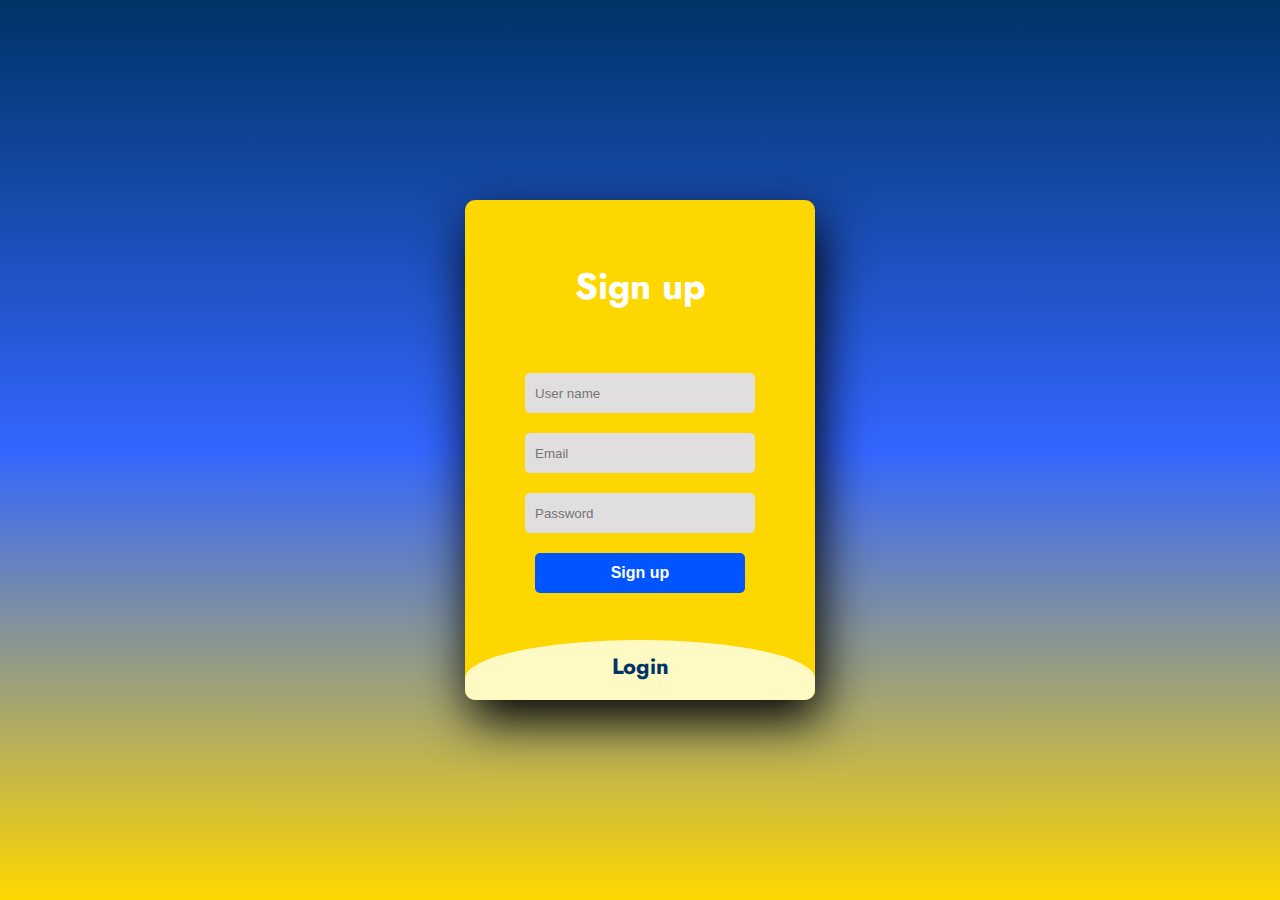
<file: index.html>
<!DOCTYPE html>
<html lang="en">
<head>
	<meta charset="UTF-8">
	<title>Sign Up / Login</title>
	<link rel="stylesheet" href="./Reg_Style.css">
	<link href="https://fonts.googleapis.com/css2?family=Jost:wght@500&display=swap" rel="stylesheet">
</head>
<body>
<div class="main">
	<input type="checkbox" id="chk" aria-hidden="true">

	<!-- Sign Up Form -->
	<div class="signup">
		<form id="signupForm">
			<label for="chk" aria-hidden="true">Sign up</label>
			<input type="text" id="signupName" name="name" placeholder="User name" required="">
			<input type="email" id="signupEmail" name="email" placeholder="Email" required="">
			<input type="password" id="signupPassword" name="password" placeholder="Password" required="">
			<button type="submit">Sign up</button>
		</form>
	</div>

	<!-- Login Form -->
	<div class="login">
		<form id="loginForm">
			<label for="chk" aria-hidden="true">Login</label>
			<input type="email" id="loginEmail" name="email" placeholder="Email" required="">
			<input type="password" id="loginPassword" name="password" placeholder="Password" required="">
			<button type="submit">Login</button>
		</form>
	</div>
</div>
<script src="registration.js"></script>
</body>
</html>
</file>
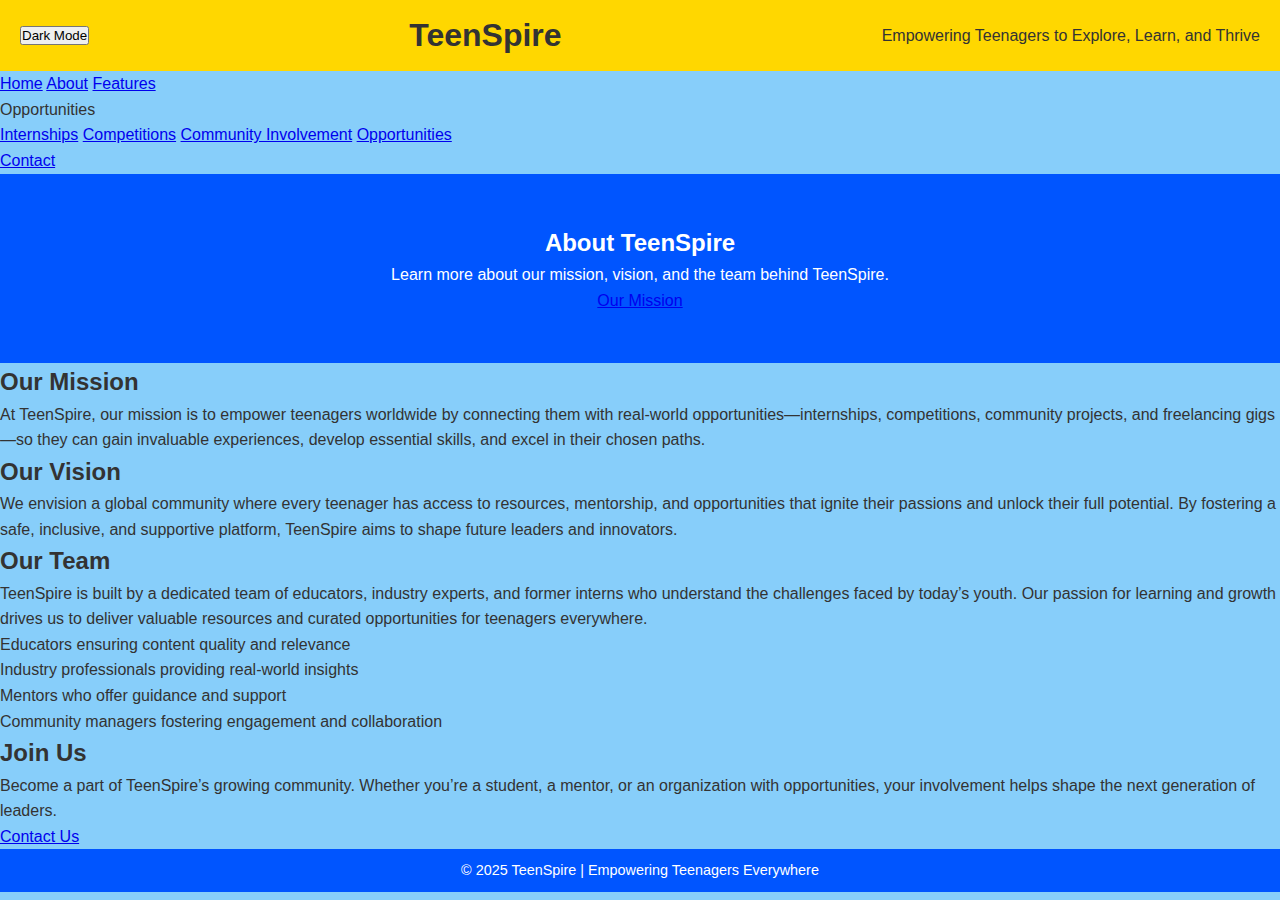
<file: about.html>
<!-- about.html -->
<!DOCTYPE html>
<html lang="en">
<head>
  <meta charset="UTF-8">
  <meta name="description" content="About TeenSpire - Empowering Teenagers to Explore, Learn, and Thrive">
  <meta name="viewport" content="width=device-width, initial-scale=1.0">
  <title>About TeenSpire</title>
  <link rel="stylesheet" href="theme.css">
</head>
<body>
  <header>
    <button class="dark-mode-toggle">Dark Mode</button>
    <h1>TeenSpire</h1>
    <p>Empowering Teenagers to Explore, Learn, and Thrive</p>
  </header>

  <nav>
    <a href="Home.html">Home</a>
    <a href="about.html" class="active-link">About</a>
    <a href="Home.html#features">Features</a>
    <div class="dropdown">
      <span>Opportunities</span>
      <div class="dropdown-content">
        <a href="Home.html#internships">Internships</a>
        <a href="Home.html#competitions">Competitions</a>
        <a href="Home.html#community">Community Involvement</a>
        <a href="Home.html#Opportunities">Opportunities</a>
      </div>
    </div>
    <a href="Home.html#contact">Contact</a>
  </nav>

  <section class="hero">
    <div class="hero-overlay"></div>
    <div class="hero-content">
      <h2>About TeenSpire</h2>
      <p>Learn more about our mission, vision, and the team behind TeenSpire.</p>
      <a href="#our-mission" class="cta-link">Our Mission</a>
    </div>
  </section>

  <div class="container">
    <section class="section" id="our-mission">
      <h2>Our Mission</h2>
      <p>
        At TeenSpire, our mission is to empower teenagers worldwide by connecting them with real-world
        opportunities—internships, competitions, community projects, and freelancing gigs—so they can
        gain invaluable experiences, develop essential skills, and excel in their chosen paths.
      </p>
    </section>

    <section class="section" id="our-vision">
      <h2>Our Vision</h2>
      <p>
        We envision a global community where every teenager has access to resources, mentorship, and
        opportunities that ignite their passions and unlock their full potential. By fostering a safe,
        inclusive, and supportive platform, TeenSpire aims to shape future leaders and innovators.
      </p>
    </section>

    <section class="section" id="our-team">
      <h2>Our Team</h2>
      <p>
        TeenSpire is built by a dedicated team of educators, industry experts, and former interns who
        understand the challenges faced by today’s youth. Our passion for learning and growth drives us
        to deliver valuable resources and curated opportunities for teenagers everywhere.
      </p>
      <ul>
        <li>Educators ensuring content quality and relevance</li>
        <li>Industry professionals providing real-world insights</li>
        <li>Mentors who offer guidance and support</li>
        <li>Community managers fostering engagement and collaboration</li>
      </ul>
    </section>

    <section class="section cta">
      <h2>Join Us</h2>
      <p>
        Become a part of TeenSpire’s growing community. Whether you’re a student, a mentor, or an organization
        with opportunities, your involvement helps shape the next generation of leaders.
      </p>
      <a href="Home.html#contact" class="cta-button">Contact Us</a>
    </section>
  </div>

  <footer>
    <p>&copy; 2025 TeenSpire | Empowering Teenagers Everywhere</p>
  </footer>

  <script src="script.js"></script>
</body>
</html>
</file>
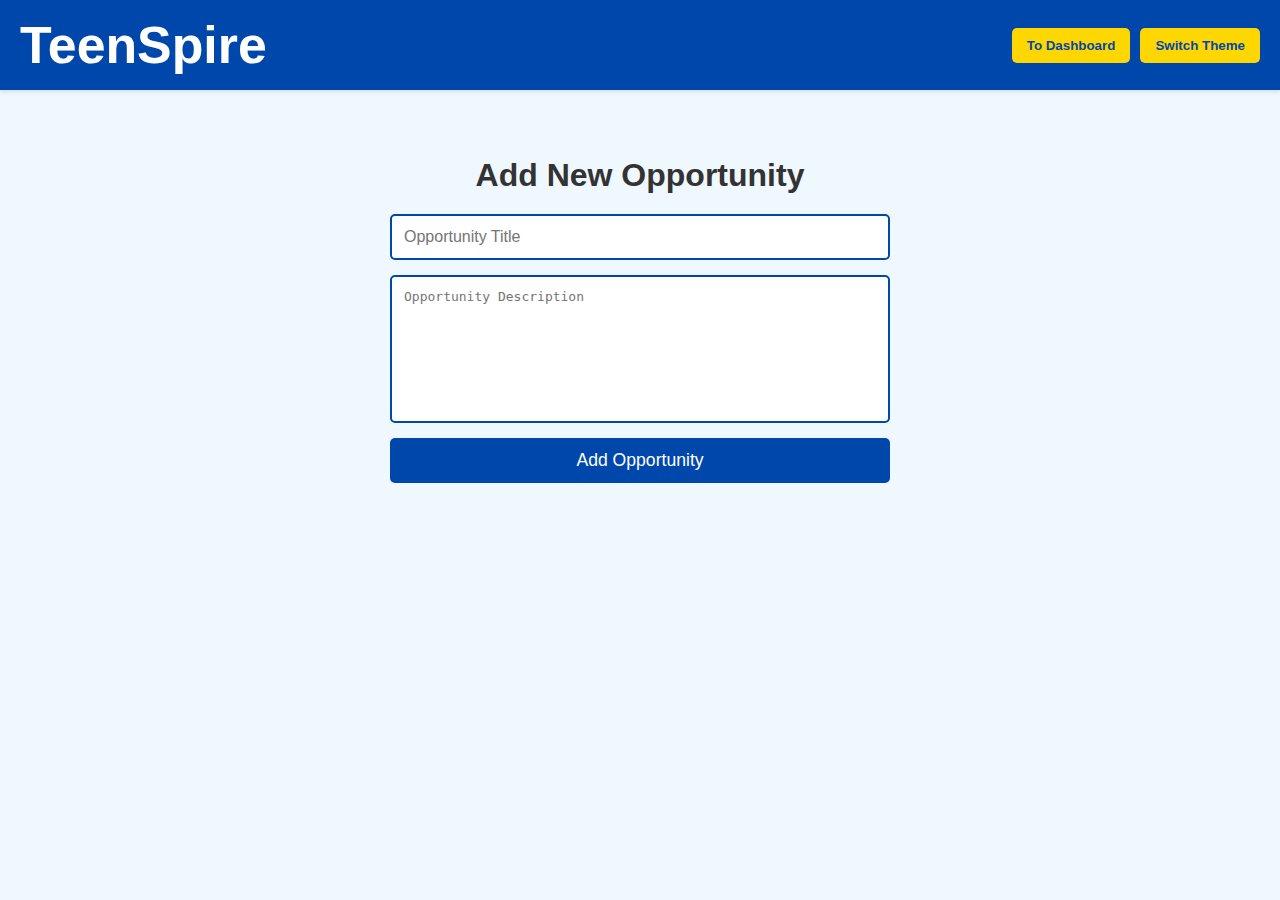
<file: addOpportunity.html>
<!DOCTYPE html>
<html lang="en">
<head>
    <meta charset="UTF-8">
    <title>Add Opportunity</title>
    <link rel="stylesheet" href="addOpportunity.css">
</head>
<body>
<!-- Header with Light/Dark Mode Toggle -->
<header class="header">
    <h1><a href="Home.html" class="logo">TeenSpire</a></h1> <!-- Clickable TeenSpire Logo -->
    <div class="header-buttons">
        <button id="dashboardButton" class="dashboard-btn">To Dashboard</button> <!-- Dashboard Button -->
        <button id="themeToggle" class="theme-toggle">Switch Theme</button>
    </div>
</header>

<main class="main-content">
    <h2>Add New Opportunity</h2>
    <form id="addOpportunityForm" class="form-container">
        <input type="text" id="opportunityTitle" placeholder="Opportunity Title" required>
        <textarea id="opportunityDescription" placeholder="Opportunity Description" required></textarea>
        <button type="submit" class="submit-btn">Add Opportunity</button>
    </form>
</main>

<script src="addOpportunity.js"></script>
<script>
    // Light/Dark Mode Toggle
    const themeToggle = document.getElementById("themeToggle");
    themeToggle.addEventListener("click", () => {
        document.body.classList.toggle("dark-mode");
    });

    // Navigate to Dashboard
    const dashboardButton = document.getElementById("dashboardButton");
    dashboardButton.addEventListener("click", () => {
        window.location.href = "admin_dashboard.html";
    });
</script>
</body>
</html>
</file>
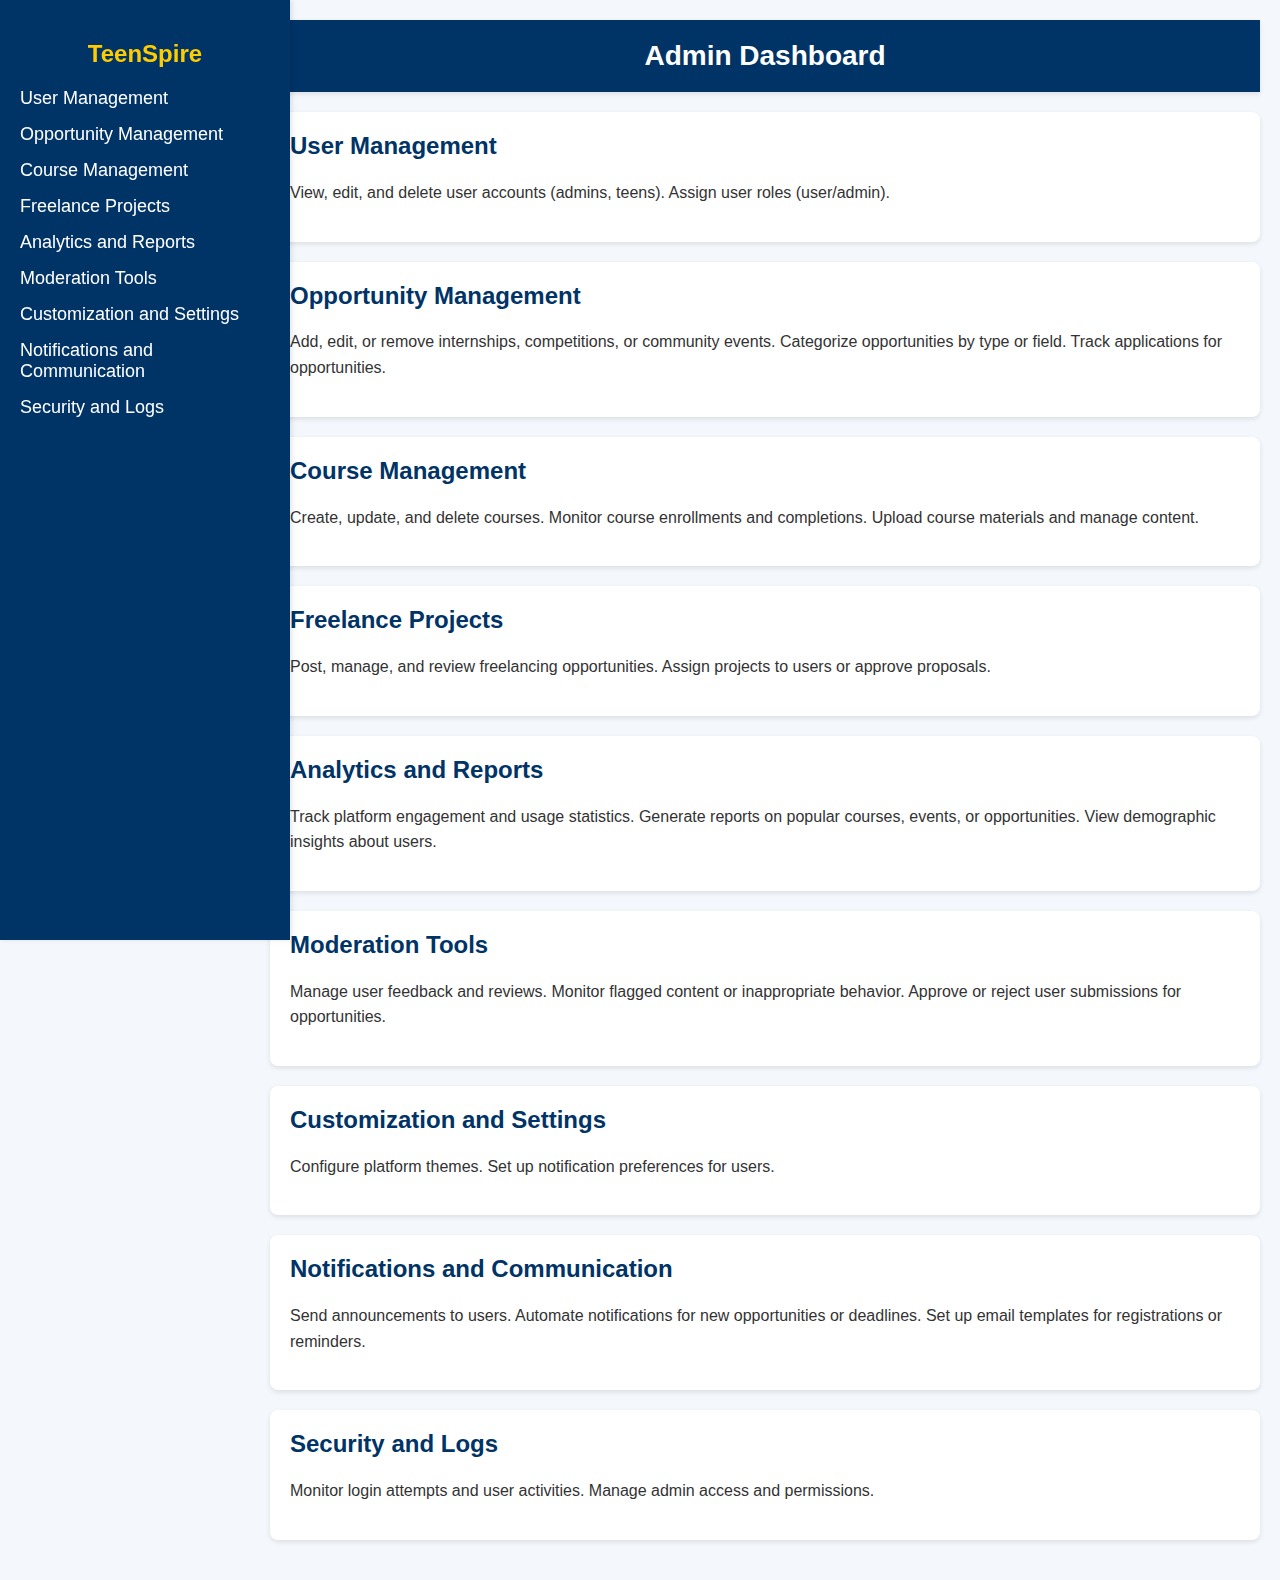
<file: admin_dashboard.html>
<!DOCTYPE html>
<html lang="en">
<head>
    <meta charset="UTF-8">
    <meta name="viewport" content="width=device-width, initial-scale=1.0">
    <title>TeenSpire Admin Dashboard</title>
    <link rel="stylesheet" href="admin_dashboard.css">
</head>
<body>
<div class="sidebar">
    <h2>TeenSpire</h2>
    <ul>
        <li><a href="#user-management">User Management</a></li>
        <li><a href="#opportunity-management">Opportunity Management</a></li>
        <li><a href="#course-management">Course Management</a></li>
        <li><a href="#freelance-projects">Freelance Projects</a></li>
        <li><a href="#analytics">Analytics and Reports</a></li>
        <li><a href="#moderation">Moderation Tools</a></li>
        <li><a href="#customization">Customization and Settings</a></li>
        <li><a href="#notifications">Notifications and Communication</a></li>
        <li><a href="#security">Security and Logs</a></li>
    </ul>
</div>

<div class="main-content">
    <header>
        <h1>Admin Dashboard</h1>
    </header>

    <section id="user-management">
        <h2>User Management</h2>
        <p>View, edit, and delete user accounts (admins, teens). Assign user roles (user/admin).</p>
    </section>

    <section id="opportunity-management">
        <h2><a href="addOpportunity.html" style="text-decoration: none; color: inherit;">Opportunity Management</a></h2>
        <p>Add, edit, or remove internships, competitions, or community events. Categorize opportunities by type or field. Track applications for opportunities.</p>
    </section>


    <section id="course-management">
        <h2>Course Management</h2>
        <p>Create, update, and delete courses. Monitor course enrollments and completions. Upload course materials and manage content.</p>
    </section>

    <section id="freelance-projects">
        <h2>Freelance Projects</h2>
        <p>Post, manage, and review freelancing opportunities. Assign projects to users or approve proposals.</p>
    </section>

    <section id="analytics">
        <h2>Analytics and Reports</h2>
        <p>Track platform engagement and usage statistics. Generate reports on popular courses, events, or opportunities. View demographic insights about users.</p>
    </section>

    <section id="moderation">
        <h2>Moderation Tools</h2>
        <p>Manage user feedback and reviews. Monitor flagged content or inappropriate behavior. Approve or reject user submissions for opportunities.</p>
    </section>

    <section id="customization">
        <h2>Customization and Settings</h2>
        <p>Configure platform themes. Set up notification preferences for users.</p>
    </section>

    <section id="notifications">
        <h2>Notifications and Communication</h2>
        <p>Send announcements to users. Automate notifications for new opportunities or deadlines. Set up email templates for registrations or reminders.</p>
    </section>

    <section id="security">
        <h2>Security and Logs</h2>
        <p>Monitor login attempts and user activities. Manage admin access and permissions.</p>
    </section>
</div>
</body>
</html>
</file>
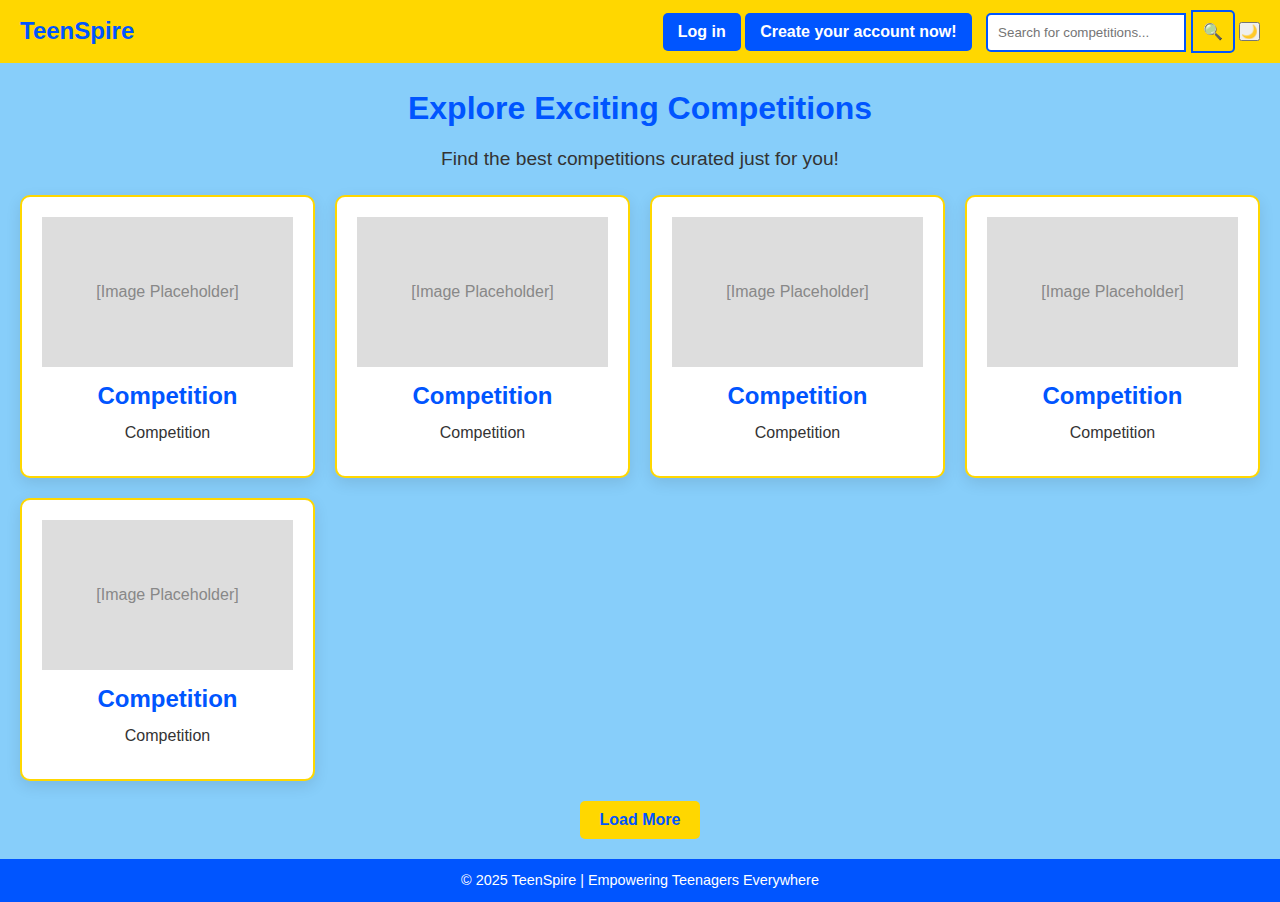
<file: competitions.html>
<!DOCTYPE html>
<html lang="en">
<head>
  <meta charset="UTF-8">
  <meta name="viewport" content="width=device-width, initial-scale=1.0">
  <title>Competitions - TeenSpire</title>
  <link rel="stylesheet" href="theme.css">
  <style>
    body.dark-mode {
      background-color: #121212;
      color: #ffffff;
    }

    .dark-mode header {
      background-color: #1f1f1f;
    }

    .dark-mode footer {
      background-color: #1f1f1f;
    }

    .dark-mode button {
      background-color: #333333;
      color: #ffffff;
    }

    .dark-mode button:hover {
      background-color: #555555;
    }

    .dark-mode .competition-block {
      background-color: #1f1f1f;
      border-color: #333333;
    }

    .dark-mode .competition-details h3 {
      color: #ffffff;
    }

    .dark-mode .competition-details p {
      color: #cccccc;
    }
  </style>
</head>
<body>
  <!-- Header Section -->
  <header>
    <a href="Home.html" class="logo">TeenSpire</a>
    <div class="nav-container">
      <div class="nav-buttons">
        <button onclick="window.location.href='index.html'">Log in</button>
        <button onclick="window.location.href='index.html'">Create your account now!</button>
      </div>
      <div class="search-bar">
        <input type="text" id="searchInput" placeholder="Search for competitions...">
        <button onclick="searchCompetitions()">🔍</button>
      </div>
      <button onclick="toggleDarkMode()" id="darkModeToggle">🌙</button>
    </div>
  </header>

  <!-- Competitions Section -->
  <main>
    <section class="competitions">
      <h1>Explore Exciting Competitions</h1>
      <p>Find the best competitions curated just for you!</p>

      <div class="competition-grid">
        <!-- Competition Blocks -->
        <div class="competition-block">
          <div class="competition-image">[Image Placeholder]</div>
          <div class="competition-details">
            <h3>Competition</h3>
            <p>Competition</p>
          </div>
        </div>

        <div class="competition-block">
          <div class="competition-image">[Image Placeholder]</div>
          <div class="competition-details">
            <h3>Competition</h3>
            <p>Competition</p>
          </div>
        </div>

        <div class="competition-block">
          <div class="competition-image">[Image Placeholder]</div>
          <div class="competition-details">
            <h3>Competition</h3>
            <p>Competition</p>
          </div>
        </div>

        <div class="competition-block">
          <div class="competition-image">[Image Placeholder]</div>
          <div class="competition-details">
            <h3>Competition</h3>
            <p>Competition</p>
          </div>
        </div>

        <div class="competition-block">
          <div class="competition-image">[Image Placeholder]</div>
          <div class="competition-details">
            <h3>Competition</h3>
            <p>Competition</p>
          </div>
        </div>
      </div>

      <!-- Load More Button -->
      <div class="load-more">
        <button onclick="loadMoreCompetitions()">Load More</button>
      </div>
    </section>
  </main>

  <!-- Footer Section -->
  <footer>
    <p>&copy; 2025 TeenSpire | Empowering Teenagers Everywhere</p>
  </footer>

  <script>
    function toggleDarkMode() {
      const body = document.body;
      body.classList.toggle('dark-mode');

      // Change button text/icon based on mode
      const darkModeToggle = document.getElementById('darkModeToggle');
      if (body.classList.contains('dark-mode')) {
        darkModeToggle.textContent = '☀️';
      } else {
        darkModeToggle.textContent = '🌙';
      }
    }

    function searchCompetitions() {
      const input = document.getElementById('searchInput').value;
      alert('Search functionality is under construction. You searched for: ' + input);
    }

    function loadMoreCompetitions() {
      alert('Loading more competitions...');
    }
  </script>
</body>
</html>
</file>
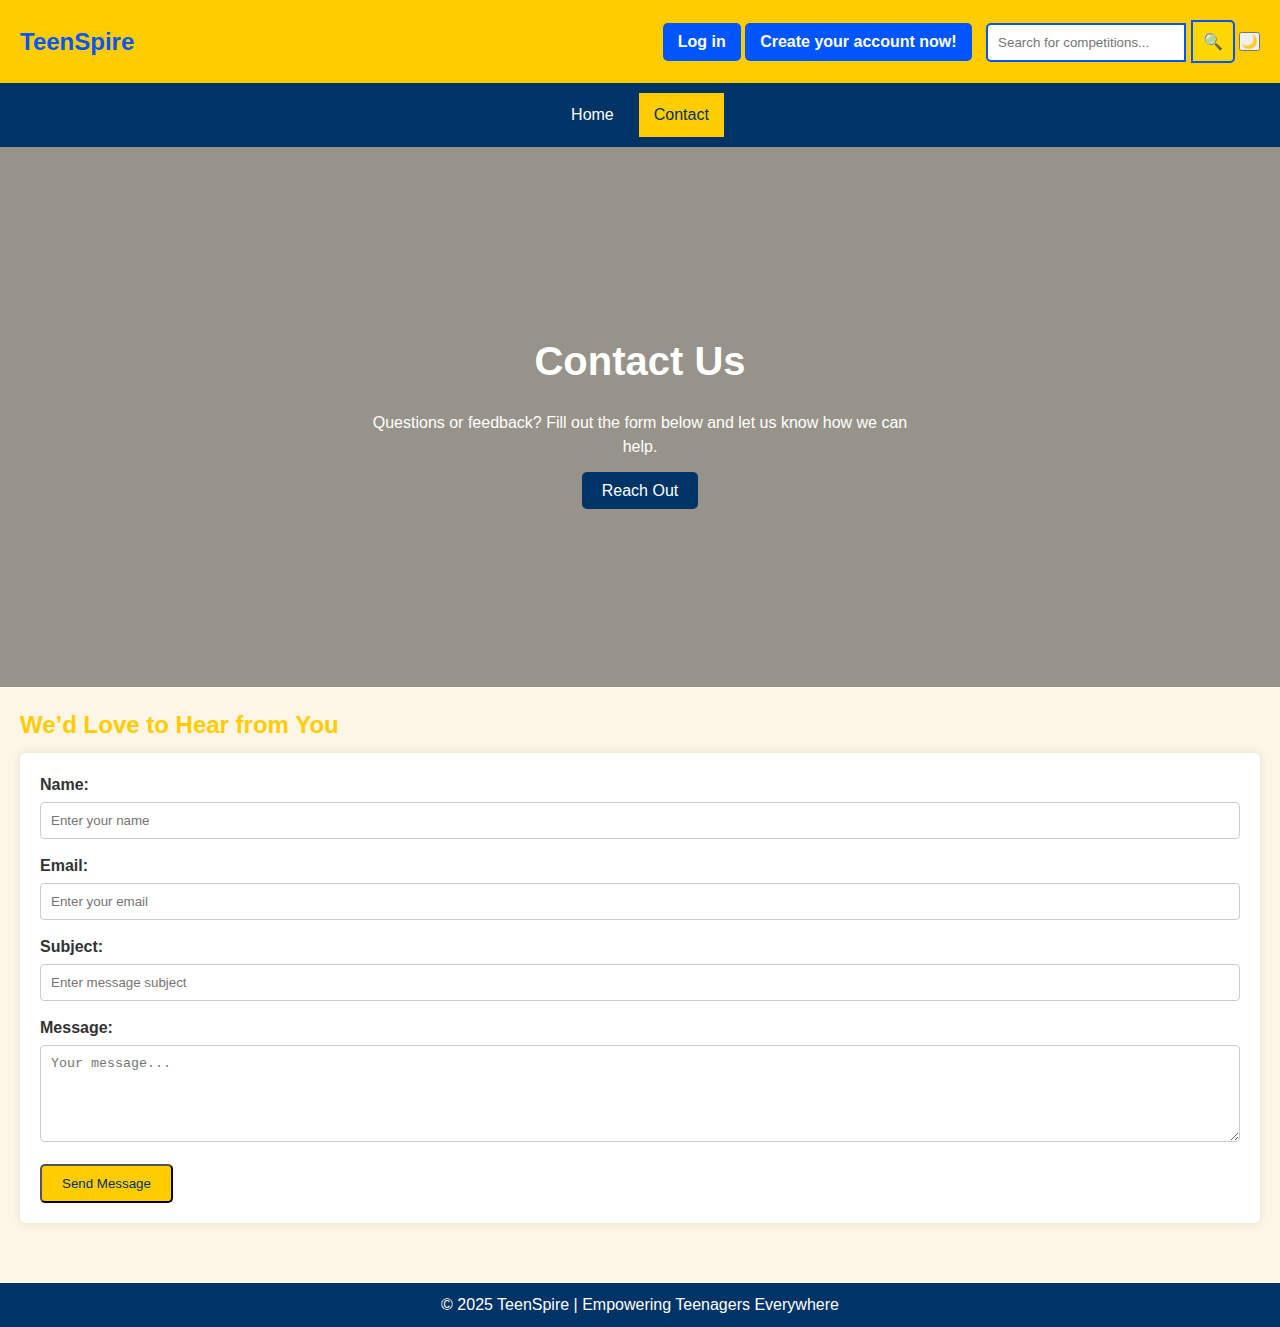
<file: contact.html>
<!DOCTYPE html>
<html lang="en">
<head>
  <meta charset="UTF-8">
  <meta name="description" content="Contact TeenSpire - Let us know how we can help.">
  <meta name="viewport" content="width=device-width, initial-scale=1.0">
  <title>Contact Us | TeenSpire</title>
  <link rel="stylesheet" href="ThemeForContact.css">
  <style>
    body.dark-mode {
      background-color: #121212;
      color: #ffffff;
    }

    .dark-mode header, .dark-mode footer {
      background-color: #1f1f1f;
    }

    .dark-mode button {
      background-color: #333333;
      color: #ffffff;
    }

    .dark-mode button:hover {
      background-color: #555555;
    }

    .dark-mode input, .dark-mode textarea {
      background-color: #333333;
      color: #ffffff;
      border: 1px solid #555555;
    }

    .dark-mode label {
      color: #cccccc;
    }

    .dark-mode .hero {
      background: rgba(0, 0, 0, 0.8);
    }
  </style>
</head>
<body>
  <header>
    <a href="Home.html" class="logo">TeenSpire</a>
    <div class="nav-container">
      <div class="nav-buttons">
        <button onclick="window.location.href='index.html'">Log in</button>
        <button onclick="window.location.href='index.html'">Create your account now!</button>
      </div>
      <div class="search-bar">
        <input type="text" id="searchInput" placeholder="Search for competitions...">
        <button onclick="searchCompetitions()">🔍</button>
      </div>
      <button onclick="toggleDarkMode()" id="darkModeToggle">🌙</button>
    </div>
  </header>

  <nav>
    <a href="Home.html">Home</a>
    <a href="contact.html" class="active-link">Contact</a>
  </nav>

  <section class="hero">
    <div class="hero-overlay"></div>
    <div class="hero-content">
      <h2>Contact Us</h2>
      <p>Questions or feedback? Fill out the form below and let us know how we can help.</p>
      <a href="#contact-section" class="cta-link">Reach Out</a>
    </div>
  </section>

  <div class="container" id="contact-section">
    <section class="section contact-section">
      <h2>We’d Love to Hear from You</h2>
      <form 
        class="contact-form" 
        action="https://formspree.io/f/myzzbako" 
        method="POST"
      >
        <div class="form-group">
          <label for="user-name">Name:</label>
          <input 
            type="text" 
            id="user-name" 
            name="name" 
            placeholder="Enter your name" 
            required 
          />
        </div>
        <div class="form-group">
          <label for="user-email">Email:</label>
          <input 
            type="email" 
            id="user-email" 
            name="email" 
            placeholder="Enter your email" 
            required 
          />
        </div>
        <div class="form-group">
          <label for="user-subject">Subject:</label>
          <input 
            type="text" 
            id="user-subject" 
            name="subject" 
            placeholder="Enter message subject" 
            required 
          />
        </div>
        <div class="form-group">
          <label for="user-message">Message:</label>
          <textarea 
            id="user-message" 
            name="message" 
            rows="5" 
            placeholder="Your message..." 
            required
          ></textarea>
        </div>
        <button type="submit" class="cta-button">Send Message</button>
      </form>
    </section>
  </div>

  <footer>
    <p>&copy; 2025 TeenSpire | Empowering Teenagers Everywhere</p>
  </footer>

  <script>
    function toggleDarkMode() {
      const body = document.body;
      body.classList.toggle('dark-mode');

      // Toggle button text/icon
      const darkModeToggle = document.getElementById('darkModeToggle');
      if (body.classList.contains('dark-mode')) {
        darkModeToggle.textContent = '☀️';
      } else {
        darkModeToggle.textContent = '🌙';
      }
    }

    function searchCompetitions() {
      const input = document.getElementById('searchInput').value;
      alert('Search functionality is under construction. You searched for: ' + input);
    }
  </script>
</body>
</html>
</file>
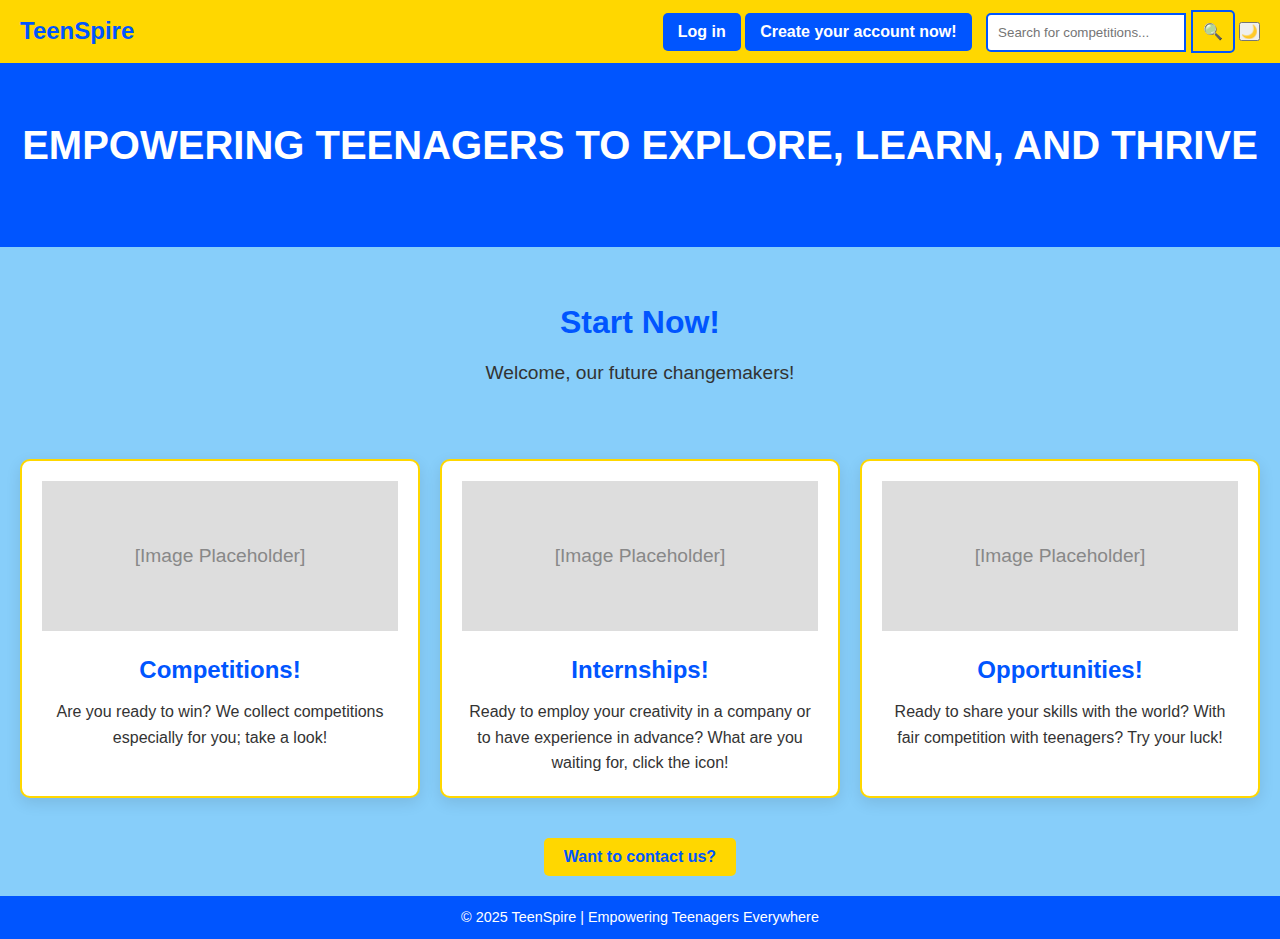
<file: Home.html>
<!DOCTYPE html>
<html lang="en">
<head>
  <meta charset="UTF-8">
  <meta name="viewport" content="width=device-width, initial-scale=1.0">
  <meta name="description" content="Empowering Teenagers to Explore, Learn, and Thrive">
  <title>TeenSpire</title>
  <link rel="stylesheet" href="theme.css">
  <style>
    body.dark-mode {
      background-color: #121212;
      color: #ffffff;
    }

    .dark-mode header {
      background-color: #1f1f1f;
    }

    .dark-mode footer {
      background-color: #1f1f1f;
    }

    .dark-mode button {
      background-color: #333333;
      color: #ffffff;
    }

    .dark-mode button:hover {
      background-color: #555555;
    }
  </style>
</head>
<body>
  <!-- Header Section -->
  <header>
    <a href="Home.html" class="logo">TeenSpire</a>
    <div class="nav-container">
      <div class="nav-buttons">
        <button onclick="window.location.href='index.html'">Log in</button>
        <button onclick="window.location.href='index.html'">Create your account now!</button>
      </div>
      <div class="search-bar">
        <input type="text" id="searchInput" placeholder="Search for competitions...">
        <button onclick="searchCompetitions()">🔍</button>
      </div>
      <button onclick="toggleDarkMode()" id="darkModeToggle">🌙</button>
    </div>
  </header>


  <!-- Hero Section -->
  <section class="hero">
    <h1>EMPOWERING TEENAGERS TO EXPLORE, LEARN, AND THRIVE</h1>
  </section>

  <!-- Main Content -->
  <main>
    <section class="intro">
      <h2>Start Now!</h2>
      <p>Welcome, our future changemakers!</p>
    </section>

    <section class="categories">
      <div class="category" onclick="window.location.href='competitions.html'">
        <div class="icon-placeholder">[Image Placeholder]</div>
        <h3>Competitions!</h3>
        <p>Are you ready to win? We collect competitions especially for you; take a look!</p>
      </div>
      <div class="category" onclick="window.location.href='internships.html'">
        <div class="icon-placeholder">[Image Placeholder]</div>
        <h3>Internships!</h3>
        <p>Ready to employ your creativity in a company or to have experience in advance? What are you waiting for, click the icon!</p>
      </div>
      <div class="category" onclick="window.location.href='Opportunities.html'">
        <div class="icon-placeholder">[Image Placeholder]</div>
        <h3>Opportunities!</h3>
        <p>Ready to share your skills with the world? With fair competition with teenagers? Try your luck!</p>
      </div>
    </section>

    <section class="contact">
      <button onclick="window.location.href='contact.html'">Want to contact us?</button>
    </section>
  </main>

  <!-- Footer Section -->
  <footer>
    <p>&copy; 2025 TeenSpire | Empowering Teenagers Everywhere</p>
  </footer>

  <script>
    function toggleDarkMode() {
      const body = document.body;
      body.classList.toggle('dark-mode');

      // Change button text/icon based on mode
      const darkModeToggle = document.getElementById('darkModeToggle');
      if (body.classList.contains('dark-mode')) {
        darkModeToggle.textContent = '☀️';
      } else {
        darkModeToggle.textContent = '🌙';
      }
    }
  </script>
</body>
</html>
</file>
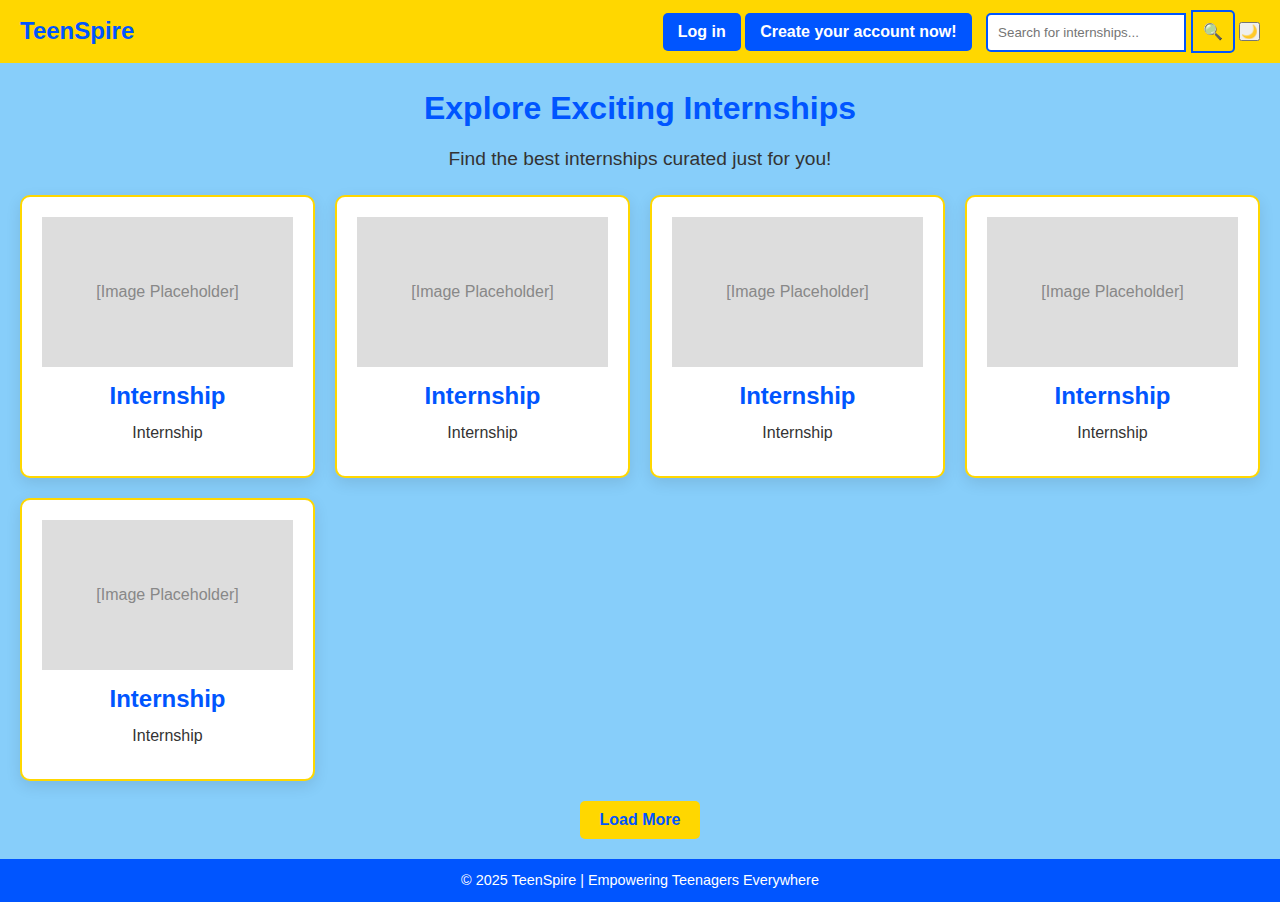
<file: Internships.html>
<!DOCTYPE html>
<html lang="en">
<head>
  <meta charset="UTF-8">
  <meta name="viewport" content="width=device-width, initial-scale=1.0">
  <title>Internships - TeenSpire</title>
  <link rel="stylesheet" href="theme.css">
  <style>
    body.dark-mode {
      background-color: #121212;
      color: #ffffff;
    }

    .dark-mode header {
      background-color: #1f1f1f;
    }

    .dark-mode footer {
      background-color: #1f1f1f;
    }

    .dark-mode button {
      background-color: #333333;
      color: #ffffff;
    }

    .dark-mode button:hover {
      background-color: #555555;
    }

    .dark-mode .internship-block {
      background-color: #1f1f1f;
      border-color: #333333;
    }

    .dark-mode .internship-details h3 {
      color: #ffffff;
    }

    .dark-mode .internship-details p {
      color: #cccccc;
    }
  </style>
</head>
<body>
  <!-- Header Section -->
  <header>
    <a href="Home.html" class="logo">TeenSpire</a>
    <div class="nav-container">
      <div class="nav-buttons">
        <button onclick="window.location.href='index.html'">Log in</button>
        <button onclick="window.location.href='index.html'">Create your account now!</button>
      </div>
      <div class="search-bar">
        <input type="text" id="searchInput" placeholder="Search for internships...">
        <button onclick="searchInternships()">🔍</button>
      </div>
      <button onclick="toggleDarkMode()" id="darkModeToggle">🌙</button>
    </div>
  </header>

  <!-- Internships Section -->
  <main>
    <section class="internships">
      <h1>Explore Exciting Internships</h1>
      <p>Find the best internships curated just for you!</p>

      <div class="internship-grid">
        <!-- Internship Blocks -->
        <div class="internship-block">
          <div class="internship-image">[Image Placeholder]</div>
          <div class="internship-details">
            <h3>Internship</h3>
            <p>Internship</p>
          </div>
        </div>

        <div class="internship-block">
          <div class="internship-image">[Image Placeholder]</div>
          <div class="internship-details">
            <h3>Internship</h3>
            <p>Internship</p>
          </div>
        </div>

        <div class="internship-block">
          <div class="internship-image">[Image Placeholder]</div>
          <div class="internship-details">
            <h3>Internship</h3>
            <p>Internship</p>
          </div>
        </div>

        <div class="internship-block">
          <div class="internship-image">[Image Placeholder]</div>
          <div class="internship-details">
            <h3>Internship</h3>
            <p>Internship</p>
          </div>
        </div>

        <div class="internship-block">
          <div class="internship-image">[Image Placeholder]</div>
          <div class="internship-details">
            <h3>Internship</h3>
            <p>Internship</p>
          </div>
        </div>
      </div>

      <!-- Load More Button -->
      <div class="load-more">
        <button onclick="loadMoreInternships()">Load More</button>
      </div>
    </section>
  </main>

  <!-- Footer Section -->
  <footer>
    <p>&copy; 2025 TeenSpire | Empowering Teenagers Everywhere</p>
  </footer>

  <script>
    function toggleDarkMode() {
      const body = document.body;
      body.classList.toggle('dark-mode');

      // Change button text/icon based on mode
      const darkModeToggle = document.getElementById('darkModeToggle');
      if (body.classList.contains('dark-mode')) {
        darkModeToggle.textContent = '☀️';
      } else {
        darkModeToggle.textContent = '🌙';
      }
    }

    function searchInternships() {
      const input = document.getElementById('searchInput').value;
      alert('Search functionality is under construction. You searched for: ' + input);
    }

    function loadMoreInternships() {
      alert('Loading more internships...');
    }
  </script>
</body>
</html>
</file>
<file: Reg_Style.css>
body {
	margin: 0;
	padding: 0;
	display: flex;
	justify-content: center;
	align-items: center;
	min-height: 100vh;
	font-family: 'Jost', sans-serif;
	/* Updated gradient to a blue-to-yellow theme */
	background: linear-gradient(to bottom, #003366, #3366ff, #ffd700);
  }
  
  .main {
	width: 350px;
	height: 500px;
	/* Use a yellow fallback color plus the existing image */
	background: #ffd700 
	  no-repeat center/cover;
	overflow: hidden;
	border-radius: 10px;
	box-shadow: 5px 20px 50px #000;
  }
  
  #chk {
	display: none;
  }
  
  .signup {
	position: relative;
	width: 100%;
	height: 100%;
  }
  
  label {
	color: #fff;
	font-size: 2.3em;
	justify-content: center;
	display: flex;
	margin: 60px;
	font-weight: bold;
	cursor: pointer;
	transition: 0.5s ease-in-out;
  }
  
  input {
	width: 60%;
	height: 20px;
	background: #e0dede;
	justify-content: center;
	display: flex;
	margin: 20px auto;
	padding: 10px;
	border: none;
	outline: none;
	border-radius: 5px;
  }
  
  button {
	width: 60%;
	height: 40px;
	margin: 10px auto;
	justify-content: center;
	display: block;
	color: #fff;
	/* Changed button to a blue shade */
	background: #0055ff;
	font-size: 1em;
	font-weight: bold;
	margin-top: 20px;
	outline: none;
	border: none;
	border-radius: 5px;
	transition: 0.2s ease-in;
	cursor: pointer;
  }
  
  button:hover {
	/* Slightly lighter blue on hover */
	background: #007bff;
  }
  
  .login {
	/* Changed background to a soft yellow instead of gray */
	height: 460px;
	background: #fff9c4;
	border-radius: 60% / 10%;
	transform: translateY(-180px);
	transition: 0.8s ease-in-out;
  }
  
  .login label {
	/* Updated label color to a deeper blue */
	color: #003366;
	transform: scale(0.6);
  }
  
  #chk:checked ~ .login {
	transform: translateY(-500px);
  }
  
  #chk:checked ~ .login label {
	transform: scale(1);	
  }
  
  #chk:checked ~ .signup label {
	transform: scale(0.6);
  }
</file>
<file: addOpportunity.css>
/* General Styles */
body {
    font-family: 'Arial', sans-serif;
    margin: 0;
    padding: 0;
    background-color: #f0f8ff;
    color: #333;
    transition: background-color 0.3s, color 0.3s;
}

/* Header Styling */
.header {
    background-color: #0047ab;  /* Deep Blue */
    color: #fff;
    display: flex;
    justify-content: space-between;
    align-items: center;
    padding: 15px 20px;
    box-shadow: 0 2px 4px rgba(0, 0, 0, 0.1);
}

.header h1 {
    margin: 0;
    font-size: 1.8em;
}

.theme-toggle {
    background-color: #ffd700;  /* Yellow */
    color: #0047ab;
    border: none;
    padding: 10px 15px;
    border-radius: 5px;
    cursor: pointer;
    font-weight: bold;
    transition: background-color 0.3s, color 0.3s;
}

.theme-toggle:hover {
    background-color: #ffcc00;
}

/* Main Content Styling */
.main-content {
    padding: 40px 20px;
    text-align: center;
}

h2 {
    font-size: 2em;
    margin-bottom: 20px;
}

/* Form Styling */
.form-container {
    max-width: 500px;
    margin: 0 auto;
    display: flex;
    flex-direction: column;
    gap: 15px;
}

input, textarea {
    padding: 12px;
    font-size: 1em;
    border: 2px solid #0047ab;
    border-radius: 5px;
    outline: none;
    transition: border-color 0.3s;
}

input:focus, textarea:focus {
    border-color: #ffd700;
}

textarea {
    height: 120px;
    resize: none;
}

.submit-btn {
    background-color: #0047ab;
    color: #fff;
    border: none;
    padding: 12px;
    font-size: 1.1em;
    border-radius: 5px;
    cursor: pointer;
    transition: background-color 0.3s;
}

.submit-btn:hover {
    background-color: #003a8c;
}

/* Dark Mode Styling */
body.dark-mode {
    background-color: #1e1e1e;
    color: #ddd;
}

body.dark-mode .header {
    background-color: #333;
}

body.dark-mode .theme-toggle {
    background-color: #444;
    color: #ffd700;
}

body.dark-mode .theme-toggle:hover {
    background-color: #555;
}

body.dark-mode input,
body.dark-mode textarea {
    background-color: #333;
    color: #fff;
    border: 2px solid #ffd700;
}

body.dark-mode input:focus,
body.dark-mode textarea:focus {
    border-color: #ffcc00;
}

body.dark-mode .submit-btn {
    background-color: #ffd700;
    color: #1e1e1e;
}

body.dark-mode .submit-btn:hover {
    background-color: #ffcc00;
}
/* Logo Styling */
.logo {
    color: #fff;
    text-decoration: none;
    font-size: 1.8em;
    transition: color 0.3s;
}

.logo:hover {
    color: #ffd700;  /* Yellow on hover */
}

/* Header Buttons Layout */
.header-buttons {
    display: flex;
    gap: 10px;
}

/* Dashboard Button Styling */
.dashboard-btn {
    background-color: #ffd700;
    color: #0047ab;
    border: none;
    padding: 10px 15px;
    border-radius: 5px;
    cursor: pointer;
    font-weight: bold;
    transition: background-color 0.3s, color 0.3s;
}

.dashboard-btn:hover {
    background-color: #ffcc00;
}

/* Dark Mode Adjustments */
body.dark-mode .logo {
    color: #ffd700;
}

body.dark-mode .dashboard-btn {
    background-color: #444;
    color: #ffd700;
}

body.dark-mode .dashboard-btn:hover {
    background-color: #555;
}
</file>
<file: admin_dashboard.css>
body {
    font-family: Arial, sans-serif;
    margin: 0;
    padding: 0;
    background-color: #f4f7fc;
}

.sidebar {
    width: 250px;
    height: 100vh;
    background-color: #003366;
    color: #ffffff;
    position: fixed;
    padding: 20px;
    box-shadow: 2px 0 5px rgba(0, 0, 0, 0.1);
}

.sidebar h2 {
    font-size: 24px;
    text-align: center;
    margin-bottom: 20px;
    color: #ffcc00;
}

.sidebar ul {
    list-style-type: none;
    padding: 0;
}

.sidebar ul li {
    margin: 15px 0;
}

.sidebar ul li a {
    text-decoration: none;
    color: #ffffff;
    font-size: 18px;
}

.sidebar ul li a:hover {
    color: #ffcc00;
}

.main-content {
    margin-left: 250px;
    padding: 20px;
}

header {
    background-color: #003366;
    color: #ffffff;
    padding: 20px;
    text-align: center;
    box-shadow: 0 2px 5px rgba(0, 0, 0, 0.1);
}

header h1 {
    margin: 0;
    font-size: 28px;
}

section {
    background-color: #ffffff;
    margin: 20px 0;
    padding: 20px;
    border-radius: 8px;
    box-shadow: 0 2px 5px rgba(0, 0, 0, 0.1);
}

section h2 {
    margin-top: 0;
    color: #003366;
}

section p {
    color: #333333;
    line-height: 1.6;
}
</file>
<file: ThemeForContact.css>
/* Header */
header {
  background-color: #FFD700; /* Gold background */
  padding: 10px 20px;
  display: flex;
  justify-content: space-between;
  align-items: center;
}

header .logo {
  font-size: 1.5em;
  font-weight: bold;
  color: #0055FF; /* Blue color */
  text-decoration: none;
  display: inline-block; /* Ensure it stays inline */
}

.nav-container {
  display: inline-block; /* Ensure it stays inline */
  white-space: nowrap; /* Prevent wrapping to the next line */
}

.nav-buttons {
  display: inline-block; /* Ensure it stays inline */
  vertical-align: middle;
  margin-right: 10px;
}

.nav-buttons button {
  background-color: #0055FF;
  color: #FFF;
  border: none;
  border-radius: 5px;
  padding: 10px 15px;
  cursor: pointer;
  font-size: 1em;
  font-weight: bold;
  transition: background 0.3s;
  display: inline-block; /* Ensure it stays inline */
}

.nav-buttons button:hover {
  background-color: #003399; /* Darker blue */
}

.search-bar {
  display: inline-block; /* Ensure it stays inline */
  vertical-align: middle;
}

.search-bar input {
  padding: 10px;
  border: 2px solid #0055FF;
  border-radius: 5px 0 0 5px;
  outline: none;
  width: 200px;
  display: inline-block; /* Ensure it stays inline */
}

.search-bar button {
  padding: 10px;
  border: 2px solid #0055FF;
  border-radius: 0 5px 5px 0;
  background-color: #FFD700;
  cursor: pointer;
  font-size: 1em;
  display: inline-block; /* Ensure it stays inline */
}
/* theme.css */
:root {
    --primary-color: #003366;
    --secondary-color: #ffcc00;
    --light-bg: #fdf5e6;
    --text-color: #333;
    --white: #fff;
  }
  
  * {
    margin: 0;
    padding: 0;
    box-sizing: border-box;
  }
  
  html, body {
    font-family: Arial, sans-serif;
    background: var(--light-bg);
    color: var(--text-color);
    line-height: 1.5;
    scroll-behavior: smooth;
  }
  
  body.dark-mode {
    background: #222;
    color: #eee;
    transition: background-color 0.3s, color 0.3s;
  }
  
  a {
    text-decoration: none;
  }
  
  /* Header */
  header {
    background: var(--secondary-color);
    color: var(--primary-color);
    text-align: center;
    padding: 20px;
    position: relative;
    overflow: hidden;
  }
  header h1 {
    font-size: 2.5rem;
  }
  header p {
    margin-top: 8px;
    font-size: 1.2rem;
  }
  .dark-mode-toggle {
    position: absolute;
    top: 10px;
    right: 10px;
    background: var(--white);
    color: var(--text-color);
    border: none;
    padding: 8px 14px;
    border-radius: 20px;
    cursor: pointer;
    font-weight: bold;
    transition: 0.3s;
  }
  .dark-mode-toggle:hover {
    background: var(--secondary-color);
    color: var(--primary-color);
  }
  
  /* Navigation */
  nav {
    display: flex;
    justify-content: center;
    background: var(--primary-color);
    color: var(--white);
    padding: 10px 0;
    position: sticky;
    top: 0;
    z-index: 1000;
  }
  /* (Add this snippet to theme.css to highlight the active About link) */
.active-link {
    background: var(--secondary-color) !important;
    color: var(--primary-color) !important;
  }
  /* Add/append these CSS rules to your existing "theme.css" */

/* Hero for About page */
.hero-about {
    background: url('https://via.placeholder.com/1600x600/777/fff?text=About+TeenSpire') center/cover no-repeat;
    height: 50vh;
  }
  
  /* Active link styling for About */
  .active-link {
    background: var(--secondary-color) !important;
    color: var(--primary-color) !important;
  }
  
  /* Values Grid */
  .values-grid {
    display: grid;
    grid-template-columns: repeat(auto-fit, minmax(200px, 1fr));
    gap: 20px;
  }
  /* Add these snippets to your theme.css */
/* Highlight the active Contact link in the nav */
.active-link {
    background: var(--secondary-color) !important;
    color: var(--primary-color) !important;
  }
  
  /* Contact Form Animation */
  @keyframes fadeInUp {
    0% {
      opacity: 0;
      transform: translateY(30px);
    }
    100% {
      opacity: 1;
      transform: translateY(0);
    }
  }
  .contact-form {
    animation: fadeInUp 1s ease-in-out;
    background: var(--white);
    padding: 20px;
    border-radius: 6px;
    box-shadow: 0 0 10px rgba(0,0,0,0.1);
  }
  .form-group {
    margin-bottom: 15px;
  }
  .form-group label {
    display: block;
    margin-bottom: 5px;
    font-weight: bold;
  }
  .form-group input,
  .form-group textarea {
    width: 100%;
    padding: 10px;
    border: 1px solid #ccc;
    border-radius: 4px;
  }
  
  .value-card {
    background: var(--white);
    border-radius: 5px;
    padding: 20px;
    box-shadow: 0 2px 8px rgba(0,0,0,0.1);
  }
  .value-card h3 {
    color: var(--primary-color);
    margin-bottom: 10px;
  }
  
  /* Team Grid */
  .team-grid {
    display: grid;
    grid-template-columns: repeat(auto-fit, minmax(160px, 1fr));
    gap: 20px;
    margin-top: 20px;
  }
  .team-member {
    text-align: center;
  }
  .team-member img {
    width: 100px;
    height: 100px;
    border-radius: 50%;
    object-fit: cover;
    margin-bottom: 10px;
  }
  .team-member h3 {
    color: var(--secondary-color);
    margin-bottom: 5px;
  }  
  
  nav a {
    color: var(--white);
    padding: 10px 15px;
    margin: 0 5px;
    transition: 0.3s;
  }
  nav a:hover {
    background: var(--secondary-color);
    color: var(--primary-color);
  }
  .dropdown {
    position: relative;
    cursor: pointer;
  }
  .dropdown-content {
    display: none;
    position: absolute;
    top: 100%;
    background: var(--white);
    min-width: 160px;
    border-radius: 4px;
    box-shadow: 0 8px 16px rgba(0,0,0,0.2);
    overflow: hidden;
    z-index: 999;
  }
  .dropdown-content a {
    color: var(--text-color);
    padding: 10px 15px;
    display: block;
  }
  .dropdown-content a:hover {
    background: var(--light-bg);
  }
  
  /* Hero Section */
  .hero {
    position: relative;
    background: url('https://via.placeholder.com/1600x900') center/cover no-repeat;
    height: 60vh;
    display: flex;
    align-items: center;
    justify-content: center;
    color: var(--white);
  }
  .hero-overlay {
    position: absolute;
    top: 0;
    left: 0;
    width: 100%;
    height: 100%;
    background: rgba(0,0,0,0.4);
  }
  .hero-content {
    position: relative;
    z-index: 1;
    text-align: center;
    max-width: 600px;
    padding: 20px;
  }
  .hero-content h2 {
    font-size: 2.5rem;
    margin-bottom: 20px;
  }
  .hero-content p {
    font-size: 1rem;
    margin-bottom: 20px;
  }
  .cta-link {
    background: var(--primary-color);
    color: var(--white);
    padding: 10px 20px;
    border-radius: 5px;
    transition: 0.3s;
  }
  .cta-link:hover {
    background: var(--secondary-color);
    color: var(--primary-color);
  }
  
  /* Main Container */
  .container {
    padding: 20px;
  }
  .section {
    margin-bottom: 40px;
  }
  .section h2 {
    color: var(--secondary-color);
    margin-bottom: 10px;
  }
  .section ul {
    list-style-type: disc;
    margin-left: 20px;
  }
  .cta-button {
    background: var(--secondary-color);
    color: var(--primary-color);
    padding: 10px 20px;
    border-radius: 5px;
    transition: 0.3s;
  }
  .cta-button:hover {
    background: var(--primary-color);
    color: var(--white);
  }
  
  /* Footer */
  footer {
    background: var(--primary-color);
    color: var(--white);
    text-align: center;
    padding: 10px 0;
  }
  
  /* Responsive */
  @media (max-width: 768px) {
    .hero {
      height: 40vh;
    }
    header h1 {
      font-size: 2rem;
    }
    .hero-content h2 {
      font-size: 1.8rem;
    }
    
  }
</file>
<file: theme.css>
/* General Reset */
* {
  margin: 0;
  padding: 0;
  box-sizing: border-box;
}

body {
  font-family: 'Arial', sans-serif;
  background-color: #87CEFA; /* Light blue background */
  color: #333;
  line-height: 1.6;
}

/* Header */
header {
  background-color: #FFD700; /* Gold background */
  padding: 10px 20px;
  display: flex;
  justify-content: space-between;
  align-items: center;
}

header .logo {
  font-size: 1.5em;
  font-weight: bold;
  color: #0055FF; /* Blue color */
  text-decoration: none;
  display: inline-block; /* Ensure it stays inline */
}

.nav-container {
  display: inline-block; /* Ensure it stays inline */
  white-space: nowrap; /* Prevent wrapping to the next line */
}

.nav-buttons {
  display: inline-block; /* Ensure it stays inline */
  vertical-align: middle;
  margin-right: 10px;
}

.nav-buttons button {
  background-color: #0055FF;
  color: #FFF;
  border: none;
  border-radius: 5px;
  padding: 10px 15px;
  cursor: pointer;
  font-size: 1em;
  font-weight: bold;
  transition: background 0.3s;
  display: inline-block; /* Ensure it stays inline */
}

.nav-buttons button:hover {
  background-color: #003399; /* Darker blue */
}

.search-bar {
  display: inline-block; /* Ensure it stays inline */
  vertical-align: middle;
}

.search-bar input {
  padding: 10px;
  border: 2px solid #0055FF;
  border-radius: 5px 0 0 5px;
  outline: none;
  width: 200px;
  display: inline-block; /* Ensure it stays inline */
}

.search-bar button {
  padding: 10px;
  border: 2px solid #0055FF;
  border-radius: 0 5px 5px 0;
  background-color: #FFD700;
  cursor: pointer;
  font-size: 1em;
  display: inline-block; /* Ensure it stays inline */
}

/* Hero Section */
.hero {
  text-align: center;
  padding: 50px 20px;
  background-color: #0055FF; /* Blue background */
  color: #FFF;
}

.hero h1 {
  font-size: 2.5em;
  font-weight: bold;
  margin-bottom: 20px;
}

/* Intro Section */
.intro {
  text-align: center;
  padding: 50px 20px;
}

.intro h2 {
  font-size: 2em;
  color: #0055FF;
}

.intro p {
  font-size: 1.2em;
  margin-top: 10px;
  color: #333;
}

/* Categories Section */
.categories {
  display: grid;
  grid-template-columns: repeat(auto-fit, minmax(300px, 1fr));
  gap: 20px;
  padding: 20px;
}

.category {
  background-color: #FFF;
  border: 2px solid #FFD700;
  border-radius: 10px;
  padding: 20px;
  text-align: center;
  box-shadow: 0 5px 15px rgba(0, 0, 0, 0.1);
  transition: transform 0.3s, box-shadow 0.3s;
  cursor: pointer;
}

.category:hover {
  transform: translateY(-5px);
  box-shadow: 0 10px 20px rgba(0, 0, 0, 0.2);
}

.icon-placeholder {
  width: 100%;
  height: 150px;
  background-color: #DDD;
  margin-bottom: 20px;
  display: flex;
  align-items: center;
  justify-content: center;
  font-size: 1.2em;
  color: #888;
}

.category h3 {
  font-size: 1.5em;
  color: #0055FF;
  margin-bottom: 10px;
}

.category p {
  font-size: 1em;
  color: #333;
}

/* Contact Section */
.contact {
  text-align: center;
  padding: 20px;
}

.contact button {
  background-color: #FFD700;
  color: #0055FF;
  border: none;
  border-radius: 5px;
  padding: 10px 20px;
  font-size: 1em;
  font-weight: bold;
  cursor: pointer;
  transition: background 0.3s;
}

.contact button:hover {
  background-color: #FFC107; /* Slightly darker gold */
}

/* Footer */
footer {
  background-color: #0055FF;
  color: #FFF;
  text-align: center;
  padding: 10px;
  font-size: 0.9em;
}

/* Responsive */
@media (max-width: 768px) {
  .nav-buttons button {
    font-size: 0.9em;
    padding: 8px 10px;
  }

  .hero h1 {
    font-size: 2em;
  }

  .categories {
    grid-template-columns: 1fr;
  }
}
---------------
/* General Reset */
* {
  margin: 0;
  padding: 0;
  box-sizing: border-box;
}

body {
  font-family: 'Arial', sans-serif;
  background-color: #87CEFA; /* Light blue background */
  color: #333;
  line-height: 1.6;
}

/* Header */
header {
  background-color: #FFD700; /* Gold background */
  padding: 10px 20px;
  display: flex;
  justify-content: space-between;
  align-items: center;
}

header .logo {
  font-size: 1.5em;
  font-weight: bold;
  color: #0055FF; /* Blue color */
  text-decoration: none;
  display: inline-block; /* Ensure it stays inline */
}

.nav-container {
  display: inline-block; /* Ensure it stays inline */
  white-space: nowrap; /* Prevent wrapping to the next line */
}

.nav-buttons {
  display: inline-block; /* Ensure it stays inline */
  vertical-align: middle;
  margin-right: 10px;
}

.nav-buttons button {
  background-color: #0055FF;
  color: #FFF;
  border: none;
  border-radius: 5px;
  padding: 10px 15px;
  cursor: pointer;
  font-size: 1em;
  font-weight: bold;
  transition: background 0.3s;
  display: inline-block; /* Ensure it stays inline */
}

.nav-buttons button:hover {
  background-color: #003399; /* Darker blue */
}

.search-bar {
  display: inline-block; /* Ensure it stays inline */
  vertical-align: middle;
}

.search-bar input {
  padding: 10px;
  border: 2px solid #0055FF;
  border-radius: 5px 0 0 5px;
  outline: none;
  width: 200px;
  display: inline-block; /* Ensure it stays inline */
}

.search-bar button {
  padding: 10px;
  border: 2px solid #0055FF;
  border-radius: 0 5px 5px 0;
  background-color: #FFD700;
  cursor: pointer;
  font-size: 1em;
  display: inline-block; /* Ensure it stays inline */
}

/* Hero Section */
.hero {
  text-align: center;
  padding: 50px 20px;
  background-color: #0055FF; /* Blue background */
  color: #FFF;
}

.hero h1 {
  font-size: 2.5em;
  font-weight: bold;
  margin-bottom: 20px;
}

/* Competitions Section */
.competitions {
  padding: 20px;
  text-align: center;
}

.competitions h1 {
  font-size: 2em;
  color: #0055FF;
  margin-bottom: 10px;
}

.competitions p {
  font-size: 1.2em;
  margin-bottom: 20px;
  color: #333;
}

.competition-grid {
  display: grid;
  grid-template-columns: repeat(auto-fit, minmax(250px, 1fr));
  gap: 20px;
}

.competition-block {
  background-color: #FFF;
  border: 2px solid #FFD700;
  border-radius: 10px;
  padding: 20px;
  box-shadow: 0 5px 15px rgba(0, 0, 0, 0.1);
  transition: transform 0.3s, box-shadow 0.3s;
}

.competition-block:hover {
  transform: translateY(-5px);
  box-shadow: 0 10px 20px rgba(0, 0, 0, 0.2);
}

.competition-image {
  width: 100%;
  height: 150px;
  background-color: #DDD;
  margin-bottom: 10px;
  display: flex;
  align-items: center;
  justify-content: center;
  color: #888;
  font-size: 1em;
}

.competition-details h3 {
  font-size: 1.5em;
  color: #0055FF;
  margin-bottom: 5px;
}

.competition-details p {
  font-size: 1em;
  color: #333;
  margin-bottom: 10px;
}

.load-more {
  text-align: center;
  margin-top: 20px;
}

.load-more button {
  background-color: #FFD700;
  color: #0055FF;
  border: none;
  border-radius: 5px;
  padding: 10px 20px;
  font-size: 1em;
  font-weight: bold;
  cursor: pointer;
  transition: background 0.3s;
}

.load-more button:hover {
  background-color: #FFC107; /* Slightly darker gold */
}

/* Footer */
footer {
  background-color: #0055FF;
  color: #FFF;
  text-align: center;
  padding: 10px;
  font-size: 0.9em;
}

/* Responsive */
@media (max-width: 768px) {
  .nav-buttons button {
    font-size: 0.9em;
    padding: 8px 10px;
  }

  .hero h1 {
    font-size: 2em;
  }

  .competition-grid {
    grid-template-columns: 1fr;
  }
}
---------------
/* General Reset */
* {
  margin: 0;
  padding: 0;
  box-sizing: border-box;
}

body {
  font-family: 'Arial', sans-serif;
  background-color: #87CEFA; /* Light blue background */
  color: #333;
  line-height: 1.6;
}

/* Header */
header {
  background-color: #FFD700; /* Gold background */
  padding: 10px 20px;
  display: flex;
  justify-content: space-between;
  align-items: center;
}

header .logo {
  font-size: 1.5em;
  font-weight: bold;
  color: #0055FF; /* Blue color */
  text-decoration: none;
  display: inline-block; /* Ensure it stays inline */
}

.nav-container {
  display: inline-block; /* Ensure it stays inline */
  white-space: nowrap; /* Prevent wrapping to the next line */
}

.nav-buttons {
  display: inline-block; /* Ensure it stays inline */
  vertical-align: middle;
  margin-right: 10px;
}

.nav-buttons button {
  background-color: #0055FF;
  color: #FFF;
  border: none;
  border-radius: 5px;
  padding: 10px 15px;
  cursor: pointer;
  font-size: 1em;
  font-weight: bold;
  transition: background 0.3s;
  display: inline-block; /* Ensure it stays inline */
}

.nav-buttons button:hover {
  background-color: #003399; /* Darker blue */
}

.search-bar {
  display: inline-block; /* Ensure it stays inline */
  vertical-align: middle;
}

.search-bar input {
  padding: 10px;
  border: 2px solid #0055FF;
  border-radius: 5px 0 0 5px;
  outline: none;
  width: 200px;
  display: inline-block; /* Ensure it stays inline */
}

.search-bar button {
  padding: 10px;
  border: 2px solid #0055FF;
  border-radius: 0 5px 5px 0;
  background-color: #FFD700;
  cursor: pointer;
  font-size: 1em;
  display: inline-block; /* Ensure it stays inline */
}

/* Hero Section */
.hero {
  text-align: center;
  padding: 50px 20px;
  background-color: #0055FF; /* Blue background */
  color: #FFF;
}

.hero h1 {
  font-size: 2.5em;
  font-weight: bold;
  margin-bottom: 20px;
}

/* Internships Section */
.internships {
  padding: 20px;
  text-align: center;
}

.internships h1 {
  font-size: 2em;
  color: #0055FF;
  margin-bottom: 10px;
}

.internships p {
  font-size: 1.2em;
  margin-bottom: 20px;
  color: #333;
}

.internship-grid {
  display: grid;
  grid-template-columns: repeat(auto-fit, minmax(250px, 1fr));
  gap: 20px;
}

.internship-block {
  background-color: #FFF;
  border: 2px solid #FFD700;
  border-radius: 10px;
  padding: 20px;
  box-shadow: 0 5px 15px rgba(0, 0, 0, 0.1);
  transition: transform 0.3s, box-shadow 0.3s;
}

.internship-block:hover {
  transform: translateY(-5px);
  box-shadow: 0 10px 20px rgba(0, 0, 0, 0.2);
}

.internship-image {
  width: 100%;
  height: 150px;
  background-color: #DDD;
  margin-bottom: 10px;
  display: flex;
  align-items: center;
  justify-content: center;
  color: #888;
  font-size: 1em;
}

.internship-details h3 {
  font-size: 1.5em;
  color: #0055FF;
  margin-bottom: 5px;
}

.internship-details p {
  font-size: 1em;
  color: #333;
  margin-bottom: 10px;
}

.load-more {
  text-align: center;
  margin-top: 20px;
}

.load-more button {
  background-color: #FFD700;
  color: #0055FF;
  border: none;
  border-radius: 5px;
  padding: 10px 20px;
  font-size: 1em;
  font-weight: bold;
  cursor: pointer;
  transition: background 0.3s;
}

.load-more button:hover {
  background-color: #FFC107; /* Slightly darker gold */
}

/* Footer */
footer {
  background-color: #0055FF;
  color: #FFF;
  text-align: center;
  padding: 10px;
  font-size: 0.9em;
}

/* Responsive */
@media (max-width: 768px) {
  .nav-buttons button {
    font-size: 0.9em;
    padding: 8px 10px;
  }

  .hero h1 {
    font-size: 2em;
  }

  .internship-grid {
    grid-template-columns: 1fr;
  }
}
</file>
